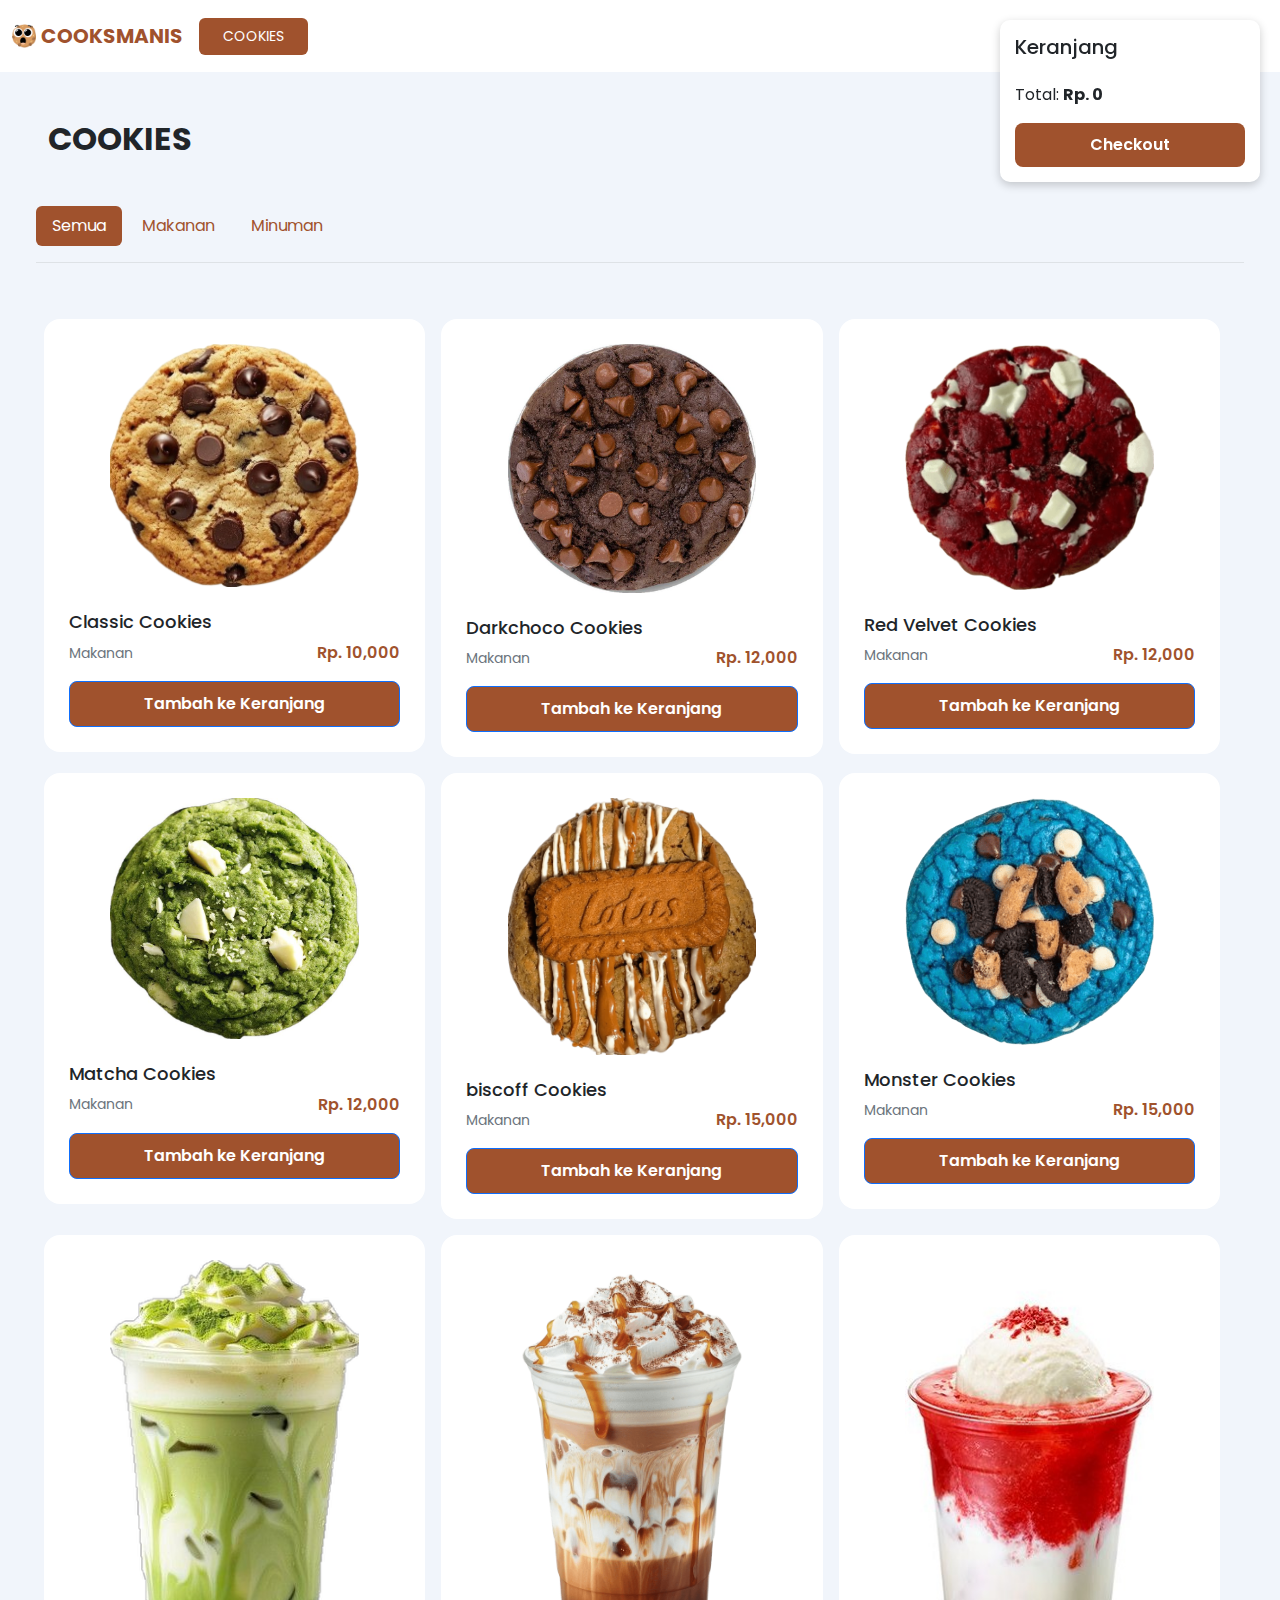
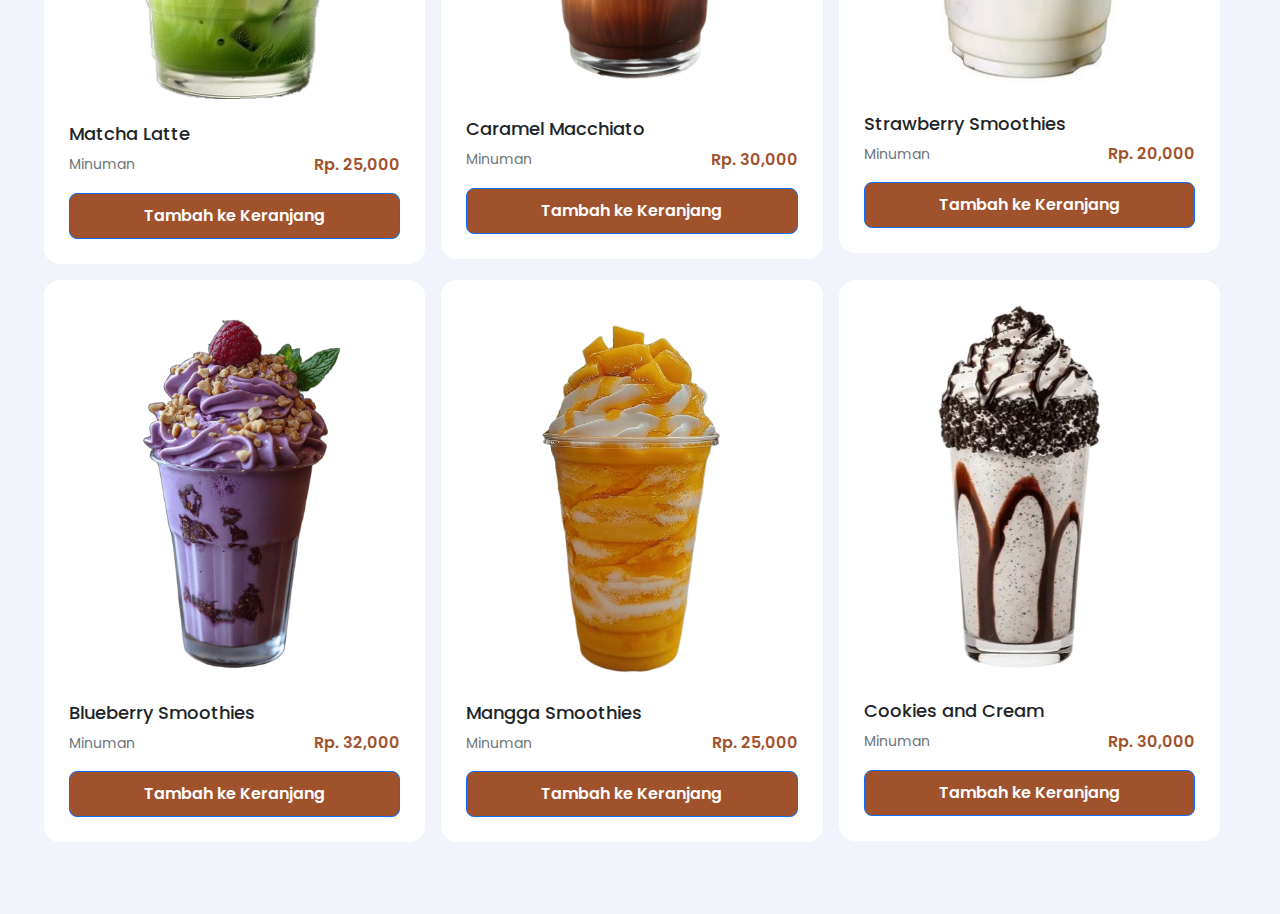
<file: index.html>
<!DOCTYPE html>
<html lang="en">
    <head>
    <meta charset="utf-8">
    <meta name="viewport" content="width=device-width, initial-scale=1.0">
    <title>COOKMANIS</title>
    
    <link rel="stylesheet" href="data/vendors/bootstrap/css/bootstrap.min.css">
    <link rel="stylesheet" href="data/vendors/boxicons/css/boxicons.min.css">
    <link rel="stylesheet" href="data/css/style.css">
    </head>
    <body class="bg-soft-blue">
        <nav class="navbar navbar-expand-lg bg-white py-3">

            <div class="container-fluid">
                <a href="index.html" class="navbar-brand logo">
                    <img src="data/images/logo.png" alt="COOKSMANIS"> COOKSMANIS
                </a>
                <button class="navbar-toggler border-0 shadow-none" type="button"data-bs-toggle="collapse"
                 data-bs-target="#navbarMenu">
                    <span class="navbarMenu"></span>

                </button>
                <div class="collapse navbar-collapse" id="navbarMenu">
                    <ul class="navbar-nav me-auto gap-2">
                        <li class="nav-item">
                            <a href="index.html" class="nav-link active px-4">COOKIES</a>
                        </li>
                        
                    </ul>
                    <ul class="navbar-nav ms-auto">
                        <li class="nav-item dropdown">
                            <a href="#" class="nav-link dropdown-toggle" role="button" data-bs-toggle="dropdown">
                                Kelompok 2
                            </a>

                            <ul class="dropdown-menu dropdown-menu-end mt-2">
                                <li>
                                    <a href="dashboard.html" class="dropdown-item">Alya Fazira Zaizafua</a>
                                </li>
                                <li>
                                    <a href="setting.html" class="dropdown-item">Banu Firmansyah</a>
                                </li>
                                <li>
                                    <a href="login.html" class="dropdown-item">I Made Widi Surya Wardhana</a>
                                </li>
                                <li>
                                    <a href="dashboard.html" class="dropdown-item">Samuel Eizer Gultom</a>
                                </li>
                            </ul>
                        </li>
                    </ul>
                </div>
            </div>
        </nav>

        
        <section class="container-fluid p-5">
            <div class="row g-4">
                <h2 class="text-dark fw-bold mb-4">COOKIES</h2>

                <ul class="nav nav-pills gap-1 pb-3 mb-4 border-bottom">
                    <li class="nav-item">
                        <a href="#" class="nav-link active">Semua</a>
                    </li>
                    <li class="nav-item">
                        <a href="#" class="nav-link">Makanan</a>
                    </li>
                    <li class="nav-item">
                        <a href="#" class="nav-link">Minuman</a>
                    </li>
                </ul>
                <!--makanan-->
                <div class="row g-3">
                    <div class="col-6 col-lg-4" data-category="makanan">
                        <div class="card cursor-pointer">
                            <div class="card-body p-4">
                                <img src="data/images/classic.png" alt="" class="w-75 d-block mx-auto">
                                <h4 class="card-title mt-4 mb-2">Classic Cookies</h4>
                                <div class="d-flex flex-column flex-md-row justify-content-between align-items-start align-items-md-center gap-1">
                                    <p class="mb-0 text-secondary fs-7">Makanan</p>
                                    <p class="mb-0 text-primary fw-semibold">Rp. 10,000</p>
                                </div>
                            </div>
                        </div>
                    </div>
                      <div class="col-6 col-lg-4" data-category="makanan">
                        <div class="card cursor-pointer">
                            <div class="card-body p-4">
                                <img src="data/images/darkchoco.jpeg" alt="" class="w-75 d-block mx-auto">
                                <h4 class="card-title mt-4 mb-2">Darkchoco Cookies</h4>
                                <div class="d-flex flex-column flex-md-row justify-content-between align-items-start align-items-md-center gap-1">
                                    <p class="mb-0 text-secondary fs-7">Makanan</p>
                                    <p class="mb-0 text-primary fw-semibold">Rp. 12,000</p>
                                </div>
                            </div>
                        </div>
                    </div>
                      <div class="col-6 col-lg-4" data-category="makanan">
                        <div class="card cursor-pointer">
                            <div class="card-body p-4">
                                <img src="data/images/redvelvet.png" alt="" class="w-75 d-block mx-auto">
                                <h4 class="card-title mt-4 mb-2">Red Velvet Cookies</h4>
                                <div class="d-flex flex-column flex-md-row justify-content-between align-items-start align-items-md-center gap-1">
                                    <p class="mb-0 text-secondary fs-7">Makanan</p>
                                    <p class="mb-0 text-primary fw-semibold">Rp. 12,000</p>
                                </div>
                            </div>
                        </div>
                    </div>
                      <div class="col-6 col-lg-4" data-category="makanan">
                        <div class="card cursor-pointer">
                            <div class="card-body p-4">
                                <img src="data/images/matcha.jpeg" alt="" class="w-75 d-block mx-auto">
                                <h4 class="card-title mt-4 mb-2">Matcha Cookies</h4>
                                <div class="d-flex flex-column flex-md-row justify-content-between align-items-start align-items-md-center gap-1">
                                    <p class="mb-0 text-secondary fs-7">Makanan</p>
                                    <p class="mb-0 text-primary fw-semibold">Rp. 12,000</p>
                                </div>
                            </div>
                        </div>
                    </div>
                    <div class="col-6 col-lg-4" data-category="makanan">
                        <div class="card cursor-pointer">
                            <div class="card-body p-4">
                                <img src="data/images/biscofff.png" alt="" class="w-75 d-block mx-auto">
                                <h4 class="card-title mt-4 mb-2">biscoff Cookies</h4>
                                <div class="d-flex flex-column flex-md-row justify-content-between align-items-start align-items-md-center gap-1">
                                    <p class="mb-0 text-secondary fs-7">Makanan</p>
                                    <p class="mb-0 text-primary fw-semibold">Rp. 15,000</p>
                                </div>
                            </div>
                        </div>
                    </div>
                    <div class="col-6 col-lg-4" data-category="makanan">
                        <div class="card cursor-pointer">
                            <div class="card-body p-4">
                                <img src="data/images/monster.png" alt="" class="w-75 d-block mx-auto">
                                <h4 class="card-title mt-4 mb-2">Monster Cookies</h4>
                                <div class="d-flex flex-column flex-md-row justify-content-between align-items-start align-items-md-center gap-1">
                                    <p class="mb-0 text-secondary fs-7">Makanan</p>
                                    <p class="mb-0 text-primary fw-semibold">Rp. 15,000</p>
                                </div>
                            </div>
                        </div>
                    </div>
                    <!--minuman-->
                    <div class="col-6 col-lg-4"data-category="minuman">
                        <div class="card cursor-pointer">
                            <div class="card-body p-4">
                                <img src="data/images/matcha minuman.png" alt="" class="w-75 d-block mx-auto">
                                <h4 class="card-title mt-4 mb-2">Matcha Latte
                                </h4>
                                <div class="d-flex flex-column flex-md-row justify-content-between align-items-start align-items-md-center gap-1">
                                    <p class="mb-0 text-secondary fs-7">Minuman</p>
                                    <p class="mb-0 text-primary fw-semibold">Rp. 25,000</p>
                                </div>
                            </div>
                        </div>
                    </div>
                    <div class="col-6 col-lg-4"data-category="minuman">
                        <div class="card cursor-pointer">
                            <div class="card-body p-4">
                                <img src="data/images/caramel machiato.png" alt="" class="w-75 d-block mx-auto">
                                <h4 class="card-title mt-4 mb-2">Caramel Macchiato</h4>
                                <div class="d-flex flex-column flex-md-row justify-content-between align-items-start align-items-md-center gap-1">
                                    <p class="mb-0 text-secondary fs-7">Minuman</p>
                                    <p class="mb-0 text-primary fw-semibold">Rp. 30,000</p>
                                </div>
                            </div>
                        </div>
                    </div>
                    <div class="col-6 col-lg-4"data-category="minuman">
                        <div class="card cursor-pointer">
                            <div class="card-body p-4">
                                <img src="data/images/stoberi.jpg" alt="" class="w-75 d-block mx-auto">
                                <h4 class="card-title mt-4 mb-2">Strawberry Smoothies</h4>
                                <div class="d-flex flex-column flex-md-row justify-content-between align-items-start align-items-md-center gap-1">
                                    <p class="mb-0 text-secondary fs-7">Minuman</p>
                                    <p class="mb-0 text-primary fw-semibold">Rp. 20,000</p>
                                </div>
                            </div>
                        </div>
                    </div>
                    <div class="col-6 col-lg-4"data-category="minuman">
                        <div class="card cursor-pointer">
                            <div class="card-body p-4">
                                <img src="data/images/blubery smotis.png" alt="" class="w-75 d-block mx-auto">
                                <h4 class="card-title mt-4 mb-2">Blueberry Smoothies</h4>
                                <div class="d-flex flex-column flex-md-row justify-content-between align-items-start align-items-md-center gap-1">
                                    <p class="mb-0 text-secondary fs-7">Minuman</p>
                                    <p class="mb-0 text-primary fw-semibold">Rp. 32,000</p>
                                </div>
                            </div>
                        </div>
                    </div>
                    <div class="col-6 col-lg-4"data-category="minuman">
                        <div class="card cursor-pointer">
                            <div class="card-body p-4">
                                <img src="data/images/mangga.png" alt="" class="w-75 d-block mx-auto">
                                <h4 class="card-title mt-4 mb-2">Mangga Smoothies</h4>
                                <div class="d-flex flex-column flex-md-row justify-content-between align-items-start align-items-md-center gap-1">
                                    <p class="mb-0 text-secondary fs-7">Minuman</p>
                                    <p class="mb-0 text-primary fw-semibold">Rp. 25,000</p>
                                </div>
                            </div>
                        </div>
                    </div>
                    <div class="col-6 col-lg-4"data-category="minuman">
                        <div class="card cursor-pointer">
                            <div class="card-body p-4">
                                <img src="data/images/cookies and cream.png" alt="" class="w-75 d-block mx-auto">
                                <h4 class="card-title mt-4 mb-2">Cookies and Cream</h4>
                                <div class="d-flex flex-column flex-md-row justify-content-between align-items-start align-items-md-center gap-1">
                                    <p class="mb-0 text-secondary fs-7">Minuman</p>
                                    <p class="mb-0 text-primary fw-semibold">Rp. 30,000</p>
                                </div>
                            </div>
                        </div>
                    </div>
                </div>
                <div class="col-lg-7">

                </div>
                <div class="col-lg-5">

                </div>
            </div>
        </section>

    <script src="data/vendors/bootstrap/js/bootstrap.bundle.min.js"></script>

<script>
document.addEventListener("DOMContentLoaded", () => {

    
    const filterButtons = document.querySelectorAll('.nav-pills .nav-link');
    const cards = document.querySelectorAll('[data-category]');

    filterButtons.forEach(button => {
        button.addEventListener('click', (e) => {
            e.preventDefault();
            filterButtons.forEach(btn => btn.classList.remove('active'));
            button.classList.add('active');

            const filter = button.textContent.toLowerCase();
            cards.forEach(card => {
                const category = card.getAttribute('data-category');
                card.style.display = (filter === 'semua' || category === filter) ? 'block' : 'none';
            });
        });
    });

    let cart = JSON.parse(localStorage.getItem("cart")) || [];

    // Tambahkan tombol ke tiap card
    cards.forEach(card => {
        const btn = document.createElement("button");
        btn.className = "btn btn-primary w-100 mt-3";
        btn.textContent = "Tambah ke Keranjang";

        btn.addEventListener("click", () => {
            const name = card.querySelector(".card-title").textContent;
            const price = parseInt(card.querySelector(".fw-semibold").textContent.replace(/\D/g,''));

            // Jika barang sudah ada → tambah qty
            const exist = cart.find(item => item.name === name);
            if (exist) {
                exist.qty += 1;
            } else {
                cart.push({ name, price, qty: 1 });
            }

            localStorage.setItem("cart", JSON.stringify(cart));
            updateCart();
        });

        card.querySelector(".card-body").appendChild(btn);
    });

    // UI Keranjang
    const cartBox = document.createElement("div");
    cartBox.style = `
        position: fixed; top: 20px; right: 20px; width: 260px;
        background: white; padding: 15px; border-radius: 10px;
        box-shadow: 0px 3px 10px rgba(0,0,0,0.2);
    `;
    cartBox.innerHTML = `
        <h5>Keranjang</h5>
        <ul id="cartList" class="list-group mb-3" style="max-height:200px; overflow-y:auto;"></ul>
        <p>Total: <strong id="cartTotal">Rp. 0</strong></p>
        <a href="order.html" class="btn checkout-btn w-100">Checkout</a>

    `;
    document.body.appendChild(cartBox);

    function updateCart() {
        const list = document.getElementById("cartList");
        const total = document.getElementById("cartTotal");

        list.innerHTML = "";
        let sum = 0;

        cart.forEach((item, index) => {
            sum += item.price * item.qty;

            const li = document.createElement("li");
            li.className = "list-group-item";

            li.innerHTML = `
                <div class="d-flex justify-content-between align-items-center">
                    <span>${item.name}<br><small>Rp ${item.price.toLocaleString()}</small></span>
                    <div class="d-flex align-items-center gap-2">
                        <button class="btn btn-sm btn-danger minus" data-id="${index}">-</button>
                        <span>${item.qty}</span>
                        <button class="btn btn-sm btn-primary plus" data-id="${index}">+</button>
                    </div>
                </div>
            `;

            list.appendChild(li);
        });

        total.textContent = "Rp. " + sum.toLocaleString();

        localStorage.setItem("cart", JSON.stringify(cart));

        addQuantityEvents();
    }
    function addQuantityEvents() {
        document.querySelectorAll(".plus").forEach(btn => {
            btn.onclick = () => {
                const index = btn.getAttribute("data-id");
                cart[index].qty++;
                updateCart();
            };
        });

        document.querySelectorAll(".minus").forEach(btn => {
            btn.onclick = () => {
                const index = btn.getAttribute("data-id");
                if (cart[index].qty > 1) {
                    cart[index].qty--;
                } else {
                    cart.splice(index, 1);
                }
                updateCart();
            };
        });
    }

    updateCart();
});
</script>
</file>
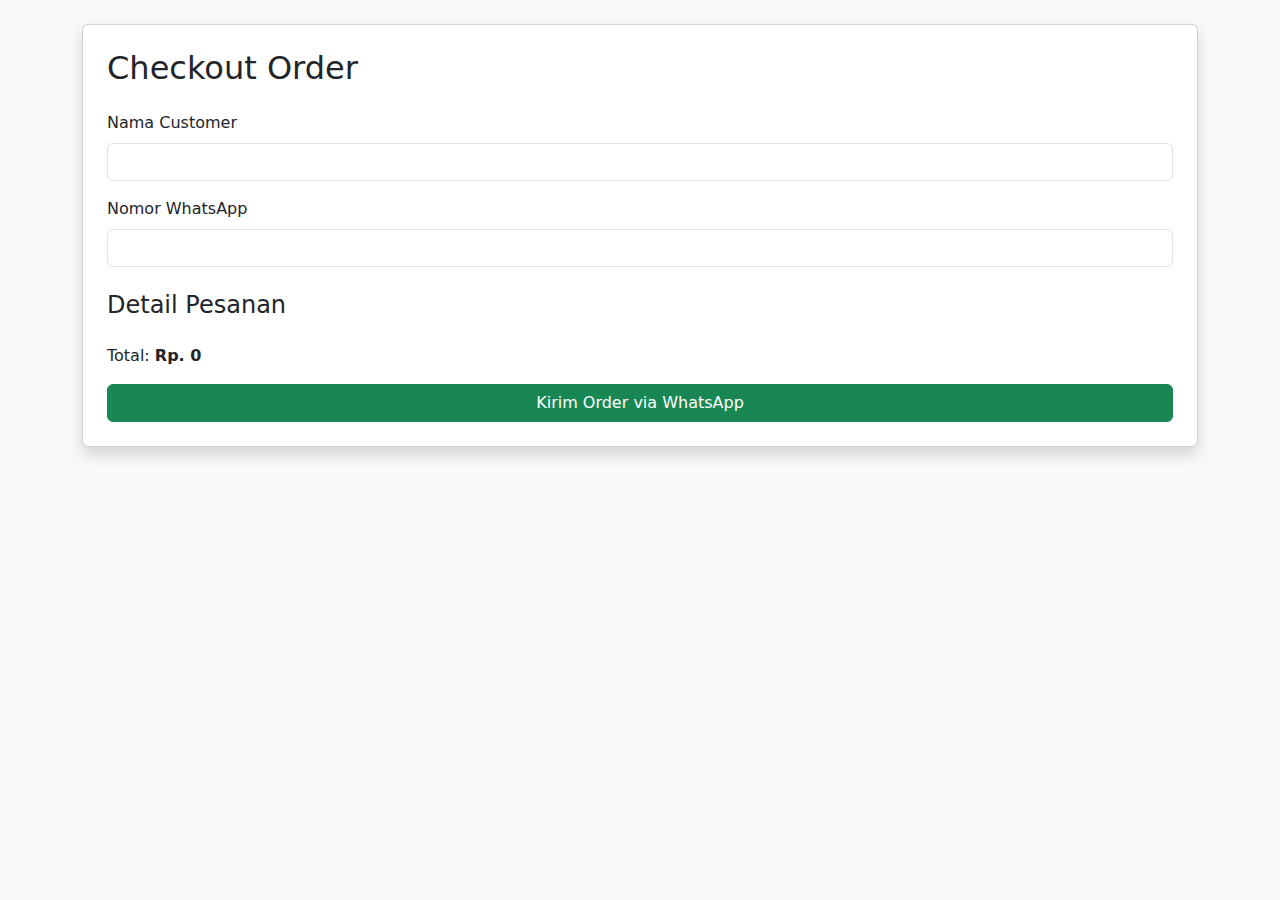
<file: order.html>
<!DOCTYPE html>
<html lang="en">
<head>
    <meta charset="UTF-8">
    <meta name="viewport" content="width=device-width, initial-scale=1.0">
    <title>Checkout Order</title>
    <link rel="stylesheet" href="data/vendors/bootstrap/css/bootstrap.min.css">
</head>
<body class="bg-light p-4">
    <div class="container">
        <div class="card shadow p-4">
            <h2 class="mb-4">Checkout Order</h2>

            <form id="orderForm">
                <div class="mb-3">
                    <label class="form-label">Nama Customer</label>
                    <input type="text" id="nama" class="form-control" required>
                </div>

                <div class="mb-3">
                    <label class="form-label">Nomor WhatsApp</label>
                    <input type="text" id="wa" class="form-control" required>
                </div>

                <h4 class="mt-4">Detail Pesanan</h4>
                <ul id="orderList" class="list-group mb-3"></ul>
                <p>Total: <strong id="orderTotal">Rp. 0</strong></p>

                <button type="button" class="btn btn-success w-100" id="sendWA">Kirim Order via WhatsApp</button>
            </form>
        </div>
    </div>

<script>
// AMBIL CART DARI LOCAL STORAGE
let cart = JSON.parse(localStorage.getItem("cart")) || [];

function loadOrder() {
    const list = document.getElementById("orderList");
    const total = document.getElementById("orderTotal");
    let sum = 0;

    list.innerHTML = "";

    cart.forEach(item => {
        const subtotal = item.price * item.qty;
        sum += subtotal;

        const li = document.createElement("li");
        li.className = "list-group-item d-flex justify-content-between align-items-center";

        li.innerHTML = `
            <div>
                <strong>${item.name}</strong><br>
                <small>Harga: Rp ${item.price.toLocaleString()} × ${item.qty}</small>
            </div>
            <span>Rp ${subtotal.toLocaleString()}</span>
        `;

        list.appendChild(li);
    });

    total.textContent = "Rp. " + sum.toLocaleString();
}

document.addEventListener("DOMContentLoaded", loadOrder);

// =====================================
// KIRIM DATA KE WHATSAPP (FIX QTY)
// =====================================
document.getElementById("sendWA").addEventListener("click", () => {
    const nama = document.getElementById("nama").value;
    const wa = document.getElementById("wa").value;

    if (!nama || !wa) {
        alert("Lengkapi form terlebih dahulu!");
        return;
    }

    let pesan = `Halo, saya ingin pesan:%0A`;

    let total = 0;

    cart.forEach(item => {
        const subtotal = item.price * item.qty;
        total += subtotal;
        pesan += `- ${item.name} (${item.qty}x): Rp ${subtotal.toLocaleString()}%0A`;
    });

    pesan += `%0ATotal: Rp ${total.toLocaleString()}%0A%0A`;
    pesan += `Nama: ${nama}%0ANo WA: ${wa}`;

    window.open(`https://wa.me/62${wa}?text=${pesan}`, "_blank");
});
</script>
</file>
<file: data/css/style.css>
@import url('https://fonts.googleapis.com/css2?family=Poppins:wght@400;500;600;700&display=swap');

:root {
  --bs-primary: #A0522D;
  --soft-blue: #f1f5fb;
  --white: #ffffff;
}

*{
  margin: 0;
  padding: 0;
  font-family: "Poppins", sans-serif;
}

img {
  max-width: 100%;
}

a {
  text-decoration: none;
}

.cursor-pointer {
  cursor: pointer;
}

.logo {
  display: flex;
  align-items: center;
  gap: 5px;
  color: var(--bs-primary);
  font-weight: 700;
}

.logo img {
  width: 24px;
}

.bg-primary {
  background-color: #26201f
}

.text-primary {
  color: var(--bs-primary) !important;
}

.bg-soft-blue {
  background-color: var(--soft-blue);
}

.fs-7 {
  font-size: 14px;
}

.fs-8 {
  font-size: 12px;
}

.flex-centerbetween {
  display: flex;
  align-items: center;
  justify-content: space-between;
}

.form-control:focus,
.form-select:focus {
  box-shadow: none;
  border-color: var(--bs-primary);
}

.form-control,
.form-select,
.btn {
  border-radius: 0.5rem;
  padding: 10px 18px;
}

.btn-sm {
  border-radius: 0.5rem;
  padding: 6px 12px;
  font-weight: 400 !important;
}

.btn {
  font-weight: 600;
  display: flex;
  align-items: center;
  justify-content: center;
  gap: 8px;
}

.btn-quantity,
.btn-delete {
  width: 30px;
  height: 30px;
  background-color: var(--soft-blue);
}

.btn-quantity:hover {
  background-color: var(--bs-primary);
  color: var(--white);
}

.btn-primary {
  background-color: var(--bs-primary);
}

.navbar .navbar-nav .nav-item.dropdown .dropdown-item {
  display: flex;
  align-items: center;
  gap: 8px;
  font-size: 14px;
}

.navbar .navbar-nav .nav-item.dropdown .dropdown-item:hover,
.navbar .navbar-nav .nav-item.dropdown .dropdown-item.active {
  background-color: var(--bs-primary);
  color: var(--white);
}

.navbar .navbar-nav .nav-item .nav-link {
  display: flex;
  align-items: center;
  gap: 8px;
  padding: 8px 12px;
  border-radius: 6px;
  font-size: 14px;
}

.navbar .navbar-nav .nav-item .nav-link.active,
.navbar .navbar-nav .nav-item .nav-link:hover {
  background-color: var(--bs-primary);
  color: var(--white);
}

.nav-pills a {
  color: #A0522D;
}

.nav-pills .active,
.nav-pills a:hover {
  background-color: #A0522D!important;
  color: var(--white);
}

.card {
  border-radius: 1rem;
  border: 1px solid transparent;
  transition: 0.3s all ease;
}

.card:hover {
  border-color: var(--bs-primary);
}

.card .card-title {
  font-size: 18px;
}

.table thead tr th {
  color: #6c757d;
  font-size: 14px;
  font-weight: 500;
  text-transform: uppercase;
}

/* di data/css/style.css */
.checkout-btn {
    background-color: #A0522D;   /* warna utama */
    color: white;                /* teks putih */
    border: none;                /* hapus border default */
    box-shadow: none;            /* opsional */
}

.checkout-btn:hover {
    background-color: #A0522D;   /* warna saat hover */
    color: white;
}
</file>
